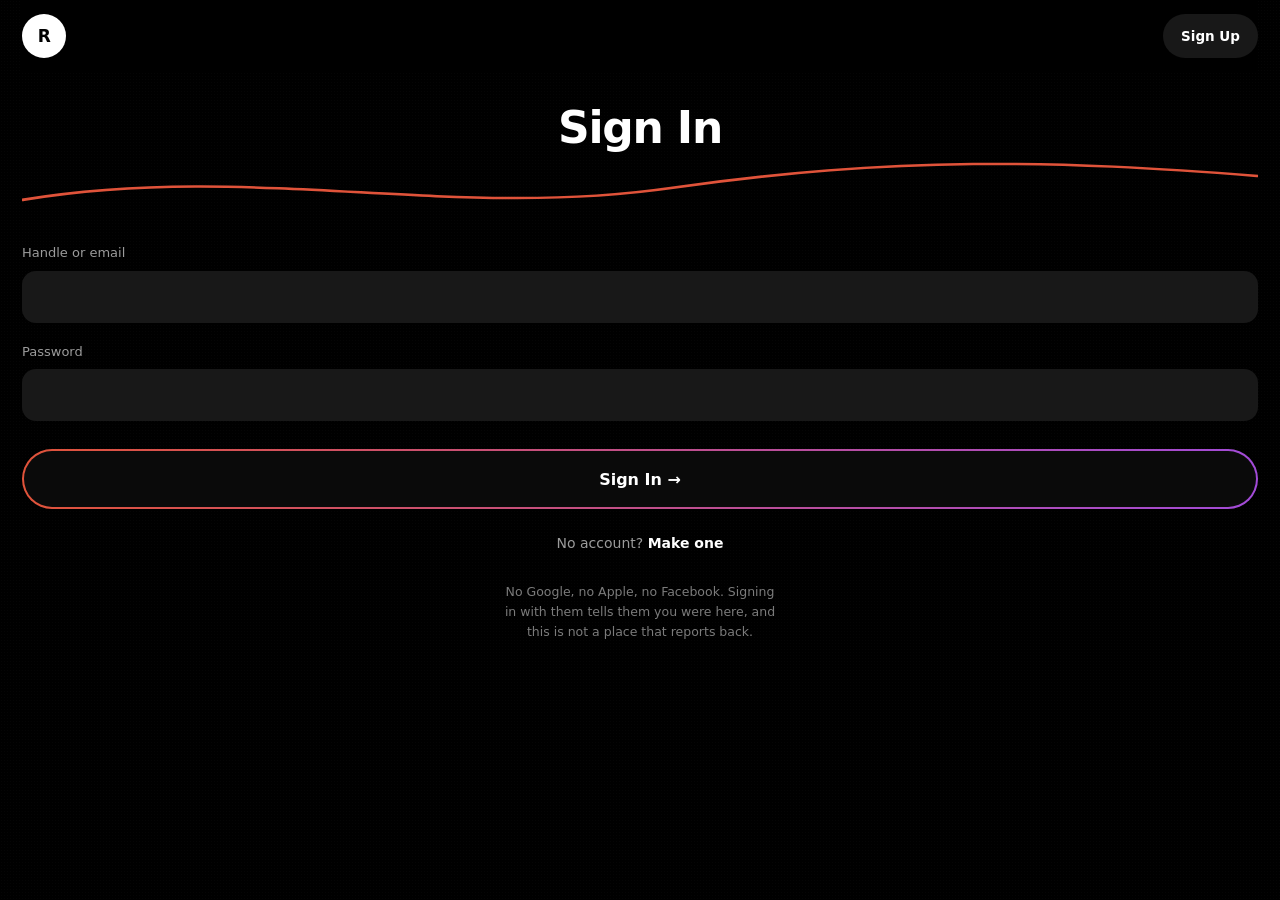
<file: android/app/src/main/assets/www/index.html>
<!DOCTYPE html>
<html lang="en">
<head>
<meta charset="utf-8">
<meta name="viewport" content="width=device-width,initial-scale=1,viewport-fit=cover,user-scalable=no">
<title>RAW</title>
<link rel="stylesheet" href="app.css">
</head>
<body>
<div id="screen"></div>
<div id="toast"></div>
<script src="app.js"></script>
</body>
</html>
</file>
<file: android/app/src/main/assets/www/app.css>
/* In the Raw — Android client.

   Design system, enforced rather than merely declared:
   - radii:   28 / 20 / 14 / pill. Nested radius = outer − inset.
   - spacing: an 8px scale. Gaps carry meaning — 8 binds, 20 separates, 28 breaks.
   - targets: every interactive element is at least 44px on its short edge.
   - colour:  secondary text sits at >=.86 opacity on the deep state tones, which
              is where 12px text stops passing contrast otherwise.
   - type:    no webfont is bundled (the app runs offline with zero network), so
              tracking is tuned for the system faces that actually render. */

:root{
  --bg:#000;
  --card:#141414;
  --card-2:#1d1d1d;
  --line:#2a2a2a;

  --ink:#fff;
  --dim:#9b9b9b;
  --faint:#7b7b7b;
  --accent:#c4553d;
  --grad:linear-gradient(90deg,#e0533a,#a24bd8);

  --r-lg:28px;
  --r-md:20px;
  --r-sm:14px;
  --r-pill:999px;

  --nav-h:74px;
  --toast-bottom:calc(env(safe-area-inset-bottom,0px) + 26px);

  --sans:system-ui,-apple-system,"Segoe UI",Roboto,Inter,Helvetica,Arial,sans-serif;
}

*{box-sizing:border-box;-webkit-tap-highlight-color:transparent}
html,body{height:100%}
body{
  margin:0;
  background:var(--bg);
  color:var(--ink);
  font-family:var(--sans);
  font-size:15px;
  line-height:1.45;
  overscroll-behavior:none;
  -webkit-user-select:none;
  user-select:none;
  background-image:radial-gradient(rgba(255,255,255,.018) 1px,transparent 1px);
  background-size:3px 3px;
}
input,textarea{font-family:inherit;-webkit-user-select:text;user-select:text}
button{font-family:inherit;cursor:pointer;border:0;background:none;color:inherit}
.hide{display:none!important}
.tiny{font-size:12px}
.muted{color:var(--dim)}
.faint{color:var(--faint)}

/* ── shell ─────────────────────────────────────────────────────────────── */
#screen{height:100%;overflow-y:auto;overflow-x:hidden;-webkit-overflow-scrolling:touch}
/* Reserve the nav pill (74) + its inset (12) + the floating button above it
   (56 + 28), so no card control is ever underneath floating chrome. */
.pad{padding:0 16px calc(var(--nav-h) + 104px)}

/* ── masthead ──────────────────────────────────────────────────────────── */
header.top,.top{
  position:sticky;top:0;z-index:30;
  background:rgba(0,0,0,.78);
  backdrop-filter:blur(16px) saturate(1.3);
  -webkit-backdrop-filter:blur(16px) saturate(1.3);
  padding:calc(env(safe-area-inset-top,0px) + 14px) 16px 14px;
  display:flex;align-items:center;gap:10px;
}
.mark{
  width:44px;height:44px;border-radius:50%;background:#fff;color:#000;
  display:grid;place-items:center;font-weight:800;font-size:17px;letter-spacing:-.5px;
}
.circ{
  width:44px;height:44px;border-radius:50%;background:#181818;
  display:grid;place-items:center;font-size:17px;position:relative;flex:0 0 44px;
}
.circ .dot{
  position:absolute;top:-2px;right:-4px;min-width:20px;height:20px;padding:0 5px;
  border-radius:var(--r-pill);background:#000;border:1.5px solid var(--accent);
  color:#fff;font-size:10px;font-weight:700;display:grid;place-items:center;
}
.spacer{margin-left:auto}

/* ── tabs ──────────────────────────────────────────────────────────────── */
.tabs{display:flex;gap:20px;padding:4px 16px 12px}
.tab{
  font-size:23px;font-weight:700;color:var(--faint);white-space:nowrap;
  letter-spacing:-.4px;padding:7px 0 9px;border-bottom:2px solid transparent;
}
.tab.on{color:#fff;border-bottom-color:var(--accent)}

/* ── headings ──────────────────────────────────────────────────────────── */
.h1{font-size:32px;font-weight:700;letter-spacing:-.6px;margin:8px 0 4px}
.h2{font-size:19px;font-weight:700;letter-spacing:-.2px;margin:28px 0 12px;
  display:flex;align-items:baseline;gap:10px}
.h2 .more{margin-left:auto;font-size:13px;font-weight:500;color:var(--faint)}
.sub{color:var(--dim);font-size:14px;margin-bottom:20px}

/* ── "right now" rail ──────────────────────────────────────────────────── */
.rail{display:flex;gap:14px;overflow-x:auto;padding:2px 16px 4px;margin:0 -16px;
  scrollbar-width:none}
.rail::-webkit-scrollbar{display:none}
.rail-item{width:66px;flex:0 0 66px;text-align:center}
.ring{width:66px;height:66px;border-radius:50%;padding:2.5px;display:grid;
  place-items:center;margin-bottom:6px}
.ring>span{width:100%;height:100%;border-radius:50%;display:grid;place-items:center;
  font-size:24px;background:#000}
.rail-item small{display:block;font-size:11px;color:var(--dim);overflow:hidden;
  text-overflow:ellipsis;white-space:nowrap}

/* ── post card ─────────────────────────────────────────────────────────── */
.post{
  border-radius:var(--r-lg);padding:20px;margin-bottom:14px;position:relative;
  overflow:hidden;color:#fff;
}
.post::after{
  content:"";position:absolute;inset:0;pointer-events:none;
  background:radial-gradient(120% 90% at 85% 0%,rgba(255,255,255,.09),transparent 62%);
}
.post .who{display:flex;align-items:center;gap:10px;position:relative;z-index:1;min-width:0}
.pfp{
  width:38px;height:38px;border-radius:50%;display:grid;place-items:center;
  font-weight:700;font-size:16px;color:#000;flex:0 0 38px;overflow:hidden;
  box-shadow:inset 0 0 0 1.5px rgba(0,0,0,.28);
}
.pfp img{width:100%;height:100%;object-fit:cover;display:block}
.who b{
  font-size:15px;font-weight:600;min-width:0;flex:1;
  overflow:hidden;text-overflow:ellipsis;white-space:nowrap;
}
.who .st{
  flex:0 0 auto;font-size:11px;font-weight:600;letter-spacing:.5px;
  text-transform:uppercase;background:rgba(0,0,0,.3);padding:6px 11px;
  border-radius:var(--r-pill);white-space:nowrap;
}
.post .txt{
  position:relative;z-index:1;margin:20px 0 0;font-size:29px;line-height:1.16;
  font-weight:700;letter-spacing:-.5px;white-space:pre-wrap;
  word-break:break-word;overflow-wrap:anywhere;
}
.post .txt.long{font-size:20px;line-height:1.34;letter-spacing:-.1px;font-weight:600}
/* Photo is inset 20px inside a 28px card, so its radius is 28 − 20 rounded up. */
.shot{
  margin:16px 0 0;border-radius:12px;overflow:hidden;position:relative;z-index:1;
  background:rgba(0,0,0,.25);max-height:420px;
}
.shot img{width:100%;display:block;object-fit:cover;max-height:420px}

/* the timestamp doubles as the replies toggle, so it is sized like a control */
.post .when{
  position:relative;z-index:1;margin-top:12px;font-size:12.5px;font-weight:600;
  color:rgba(255,255,255,.9);display:inline-flex;align-items:center;gap:6px;
  min-height:40px;padding:0;
}
.post .when .chev{opacity:.75;font-size:11px}

.rx{display:flex;flex-wrap:wrap;gap:7px;padding-top:14px;position:relative;z-index:1}
.rx button{
  flex:0 0 auto;font-size:12px;font-weight:600;padding:0 12px;min-height:40px;
  border-radius:var(--r-pill);background:rgba(0,0,0,.26);color:#fff;
  display:flex;align-items:center;gap:5px;border:1.5px solid transparent;
}
.rx button.on{background:#000;border-color:rgba(255,255,255,.6)}
.rx button .n{font-weight:800}

.post .acts{display:flex;gap:10px;align-items:center;position:relative;z-index:1;margin-top:12px}
.post .acts button{
  font-size:12.5px;font-weight:600;min-height:40px;padding:0 14px;
  border-radius:var(--r-pill);background:rgba(0,0,0,.3);color:#fff;
  border:1.5px solid rgba(255,255,255,.28);
}

.thread{margin:20px 0 0;padding-top:16px;border-top:1px solid rgba(0,0,0,.22);
  position:relative;z-index:1}
.cmt{padding:9px 0;font-size:14px}
.cmt b{font-weight:700}
.cmt span{opacity:.94;display:block;word-break:break-word;overflow-wrap:anywhere}
.cbox{display:flex;gap:8px;margin-top:12px}
.cbox input{
  flex:1;min-width:0;background:rgba(0,0,0,.32);border:0;border-radius:var(--r-pill);
  min-height:44px;padding:0 16px;color:#fff;font-size:14px;
}
.cbox input::placeholder{color:rgba(255,255,255,.74)}
.cbox button{background:#000;border-radius:var(--r-pill);min-height:44px;
  padding:0 18px;font-weight:700;font-size:13px}
form.inline{display:inline}

/* ── people mosaic ─────────────────────────────────────────────────────── */
.mosaic{display:grid;grid-template-columns:1fr 1fr;gap:12px}
.tile{
  border-radius:var(--r-md);padding:16px;min-height:156px;display:flex;
  flex-direction:column;justify-content:flex-end;color:#000;position:relative;
  overflow:hidden;
}
.tile.wide{grid-column:1 / -1;min-height:150px}
.tile .pfp{position:absolute;top:16px;left:16px;width:46px;height:46px;flex-basis:46px;font-size:19px}
.tile b{
  font-size:18px;font-weight:700;letter-spacing:-.2px;line-height:1.15;
  overflow:hidden;text-overflow:ellipsis;white-space:nowrap;
}
.tile small{font-size:12px;opacity:.72;margin-top:3px}
.tile .fol{
  position:absolute;top:12px;right:12px;font-size:12px;font-weight:700;
  min-height:40px;padding:0 16px;border-radius:var(--r-pill);
  background:rgba(0,0,0,.82);color:#fff;display:flex;align-items:center;
}
.tile .fol.on{background:rgba(255,255,255,.92);color:#000}
@media (min-width:440px){ .mosaic{grid-template-columns:repeat(3,1fr)} .tile.wide{grid-column:span 3} }

/* ── profile ───────────────────────────────────────────────────────────── */
.phead{border-radius:var(--r-lg);padding:22px;color:#000;position:relative;overflow:hidden}
.phead .pfp{width:76px;height:76px;flex-basis:76px;font-size:31px;margin-bottom:16px;
  border-radius:var(--r-sm)}
.phead h2{font-size:29px;font-weight:700;letter-spacing:-.5px;margin:0;
  word-break:break-word;overflow-wrap:anywhere}
.phead .meta{font-size:13px;opacity:.78;margin-top:4px;word-break:break-word;overflow-wrap:anywhere}
.phead .bio{font-size:15px;margin-top:16px;line-height:1.45;
  word-break:break-word;overflow-wrap:anywhere}
.qa{margin-top:20px}
.qa div{margin-bottom:14px}
.qa dt{font-size:11px;font-weight:700;letter-spacing:1px;text-transform:uppercase;opacity:.82}
.qa dd{margin:3px 0 0;font-size:15px;line-height:1.4;white-space:pre-wrap;
  word-break:break-word;overflow-wrap:anywhere}
.priv{margin-top:20px;font-size:12.5px;opacity:.8;border-top:1px solid rgba(0,0,0,.16);
  padding-top:14px;line-height:1.5}

/* ── forms ─────────────────────────────────────────────────────────────── */
.field{display:block;font-size:13px;color:var(--dim);margin:20px 0 8px}
.inp{
  width:100%;background:#181818;border:1.5px solid transparent;border-radius:var(--r-sm);
  min-height:52px;padding:15px 16px;color:#fff;font-size:15px;
}
.inp:focus{outline:none;border-color:var(--accent)}
textarea.inp{resize:none;line-height:1.45}

.grad-btn{width:100%;margin-top:28px;padding:2px;border-radius:var(--r-pill);
  background:var(--grad);display:block}
.grad-btn>span{
  display:flex;align-items:center;justify-content:center;gap:9px;
  background:#0a0a0a;border-radius:var(--r-pill);min-height:56px;
  font-size:16px;font-weight:600;
}
.solid-btn{width:100%;margin-top:24px;background:#fff;color:#000;
  border-radius:var(--r-pill);min-height:56px;font-size:16px;font-weight:700}
.ghost-btn{width:100%;margin-top:12px;background:#181818;border-radius:var(--r-pill);
  min-height:52px;font-size:15px;font-weight:600;color:var(--dim)}

.states{display:flex;flex-wrap:wrap;gap:8px;margin:16px 0 0}
.states button{
  flex:0 0 auto;border-radius:var(--r-pill);padding:0 15px;min-height:44px;
  font-size:13px;font-weight:600;background:#181818;color:var(--dim);
  display:flex;gap:6px;align-items:center;border:2px solid transparent;
}
.states button.on{color:#000}

.err{background:#2a1512;border-left:3px solid var(--accent);border-radius:10px;
  padding:12px 14px;font-size:13.5px;margin-top:16px}
.flash{border-left:3px solid var(--accent);background:var(--card);padding:10px 14px;
  margin:16px 0;font-size:14px}

/* ── photos ────────────────────────────────────────────────────────────── */
.pick-btn{
  display:inline-flex;align-items:center;margin-top:16px;background:#181818;
  border:1.5px dashed #3a3a3a;border-radius:var(--r-sm);min-height:52px;
  padding:0 18px;font-size:14px;font-weight:600;color:var(--dim);cursor:pointer;
}
.pick-btn.sm{margin-top:0;min-height:44px;padding:0 14px;font-size:13px}
.pick-btn:active,.pick-btn:focus-within{border-color:var(--accent);color:#fff}
.pick{margin-top:16px;position:relative;border-radius:var(--r-md);overflow:hidden}
.pick img{width:100%;display:block;max-height:300px;object-fit:cover}
.pick-x{
  position:absolute;top:10px;right:10px;background:rgba(0,0,0,.8);color:#fff;
  border-radius:var(--r-pill);min-height:40px;padding:0 16px;font-size:12.5px;font-weight:600;
}
.pick-x.sm{position:static;display:inline-flex;align-items:center;margin-left:8px;
  background:#181818;color:var(--dim)}
.avatar-row{display:flex;gap:16px;align-items:center;margin-top:4px}
.avatar-row .pfp.lg{width:84px;height:84px;flex:0 0 84px;font-size:34px;border-radius:var(--r-md)}

/* ── auth ──────────────────────────────────────────────────────────────── */
.auth{padding:0 22px calc(env(safe-area-inset-bottom,0px) + 36px)}
.auth .wave{display:block;width:100%;height:70px;margin:-6px 0 0}
.auth h1{font-size:44px;font-weight:700;letter-spacing:-1.2px;text-align:center;margin:24px 0 0}
.auth [data-auth="swap"]{white-space:nowrap}
.auth .swap{text-align:center;margin-top:24px;font-size:14px;color:var(--dim)}
.auth .swap b{color:#fff}
.auth .or{margin-top:28px;font-size:12.5px;line-height:1.6;color:var(--faint);
  text-align:center;max-width:34ch;margin-left:auto;margin-right:auto}

/* ── floating controls ─────────────────────────────────────────────────── */
/* The container is wider than the button it holds, so it must not eat taps
   meant for the card underneath. Only the button itself is clickable. */
.fabs{
  position:fixed;right:16px;
  bottom:calc(var(--nav-h) + env(safe-area-inset-bottom,0px) + 28px);
  z-index:40;display:flex;flex-direction:column;gap:11px;pointer-events:none;
}
.fabs .fab{pointer-events:auto}
.fab{
  width:56px;height:56px;border-radius:50%;background:#0d0d0d;border:1.5px solid #333;
  display:grid;place-items:center;font-size:22px;box-shadow:0 8px 26px rgba(0,0,0,.6);
}
.fab.primary{background:#fff;color:#000;border-color:#fff}

.nav{
  position:fixed;left:12px;right:12px;bottom:calc(env(safe-area-inset-bottom,0px) + 12px);
  height:var(--nav-h);background:rgba(16,16,16,.86);
  border:1px solid rgba(255,255,255,.10);border-radius:34px;
  backdrop-filter:blur(18px) saturate(1.4);
  -webkit-backdrop-filter:blur(18px) saturate(1.4);
  display:flex;align-items:center;justify-content:space-around;z-index:45;
  box-shadow:0 10px 34px rgba(0,0,0,.65);
}
.nav button{
  display:flex;flex-direction:column;align-items:center;justify-content:center;gap:5px;
  font-size:10.5px;color:#8b8b8b;flex:1;font-weight:600;height:100%;border-radius:28px;
}
.nav button svg{width:22px;height:22px;display:block}
.nav button.on{color:#fff}
.nav button.on svg{stroke-width:2.1}

.empty{text-align:center;color:var(--dim);font-size:14.5px;padding:44px 20px;line-height:1.6}

#toast{
  position:fixed;left:50%;transform:translateX(-50%) translateY(20px);
  bottom:var(--toast-bottom);background:#fff;color:#000;font-size:13.5px;
  font-weight:600;padding:12px 20px;border-radius:var(--r-pill);z-index:60;opacity:0;
  transition:opacity .2s,transform .2s;pointer-events:none;max-width:82%;text-align:center;
}
#toast.show{opacity:1;transform:translateX(-50%) translateY(0)}

.note{font-size:12.5px;color:var(--faint);border-top:1px solid var(--line);
  margin-top:36px;padding-top:14px;line-height:1.7}

/* Screens that carry the nav pill push the toast above it; the composer and
   settings have no nav, and the toast was landing on their primary button. */
body.has-nav{--toast-bottom:calc(var(--nav-h) + env(safe-area-inset-bottom,0px) + 26px)}
</file>
